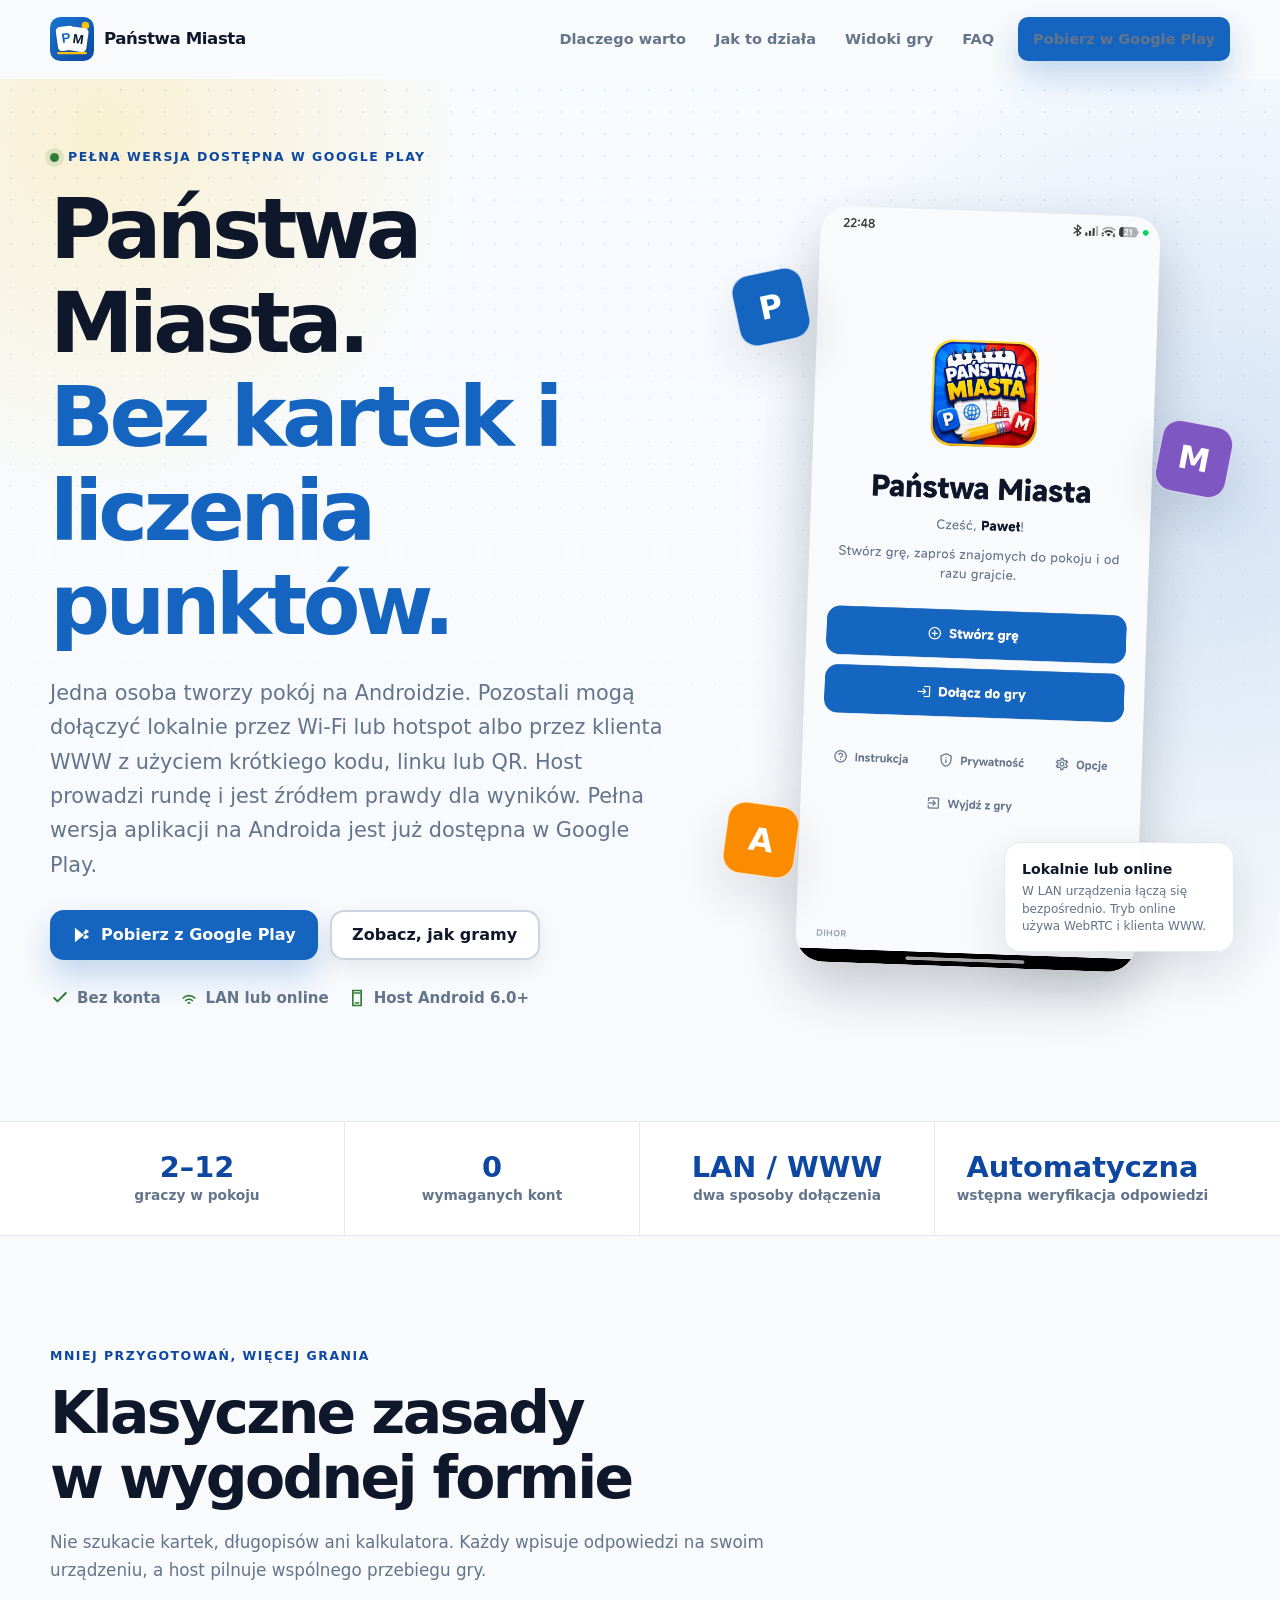
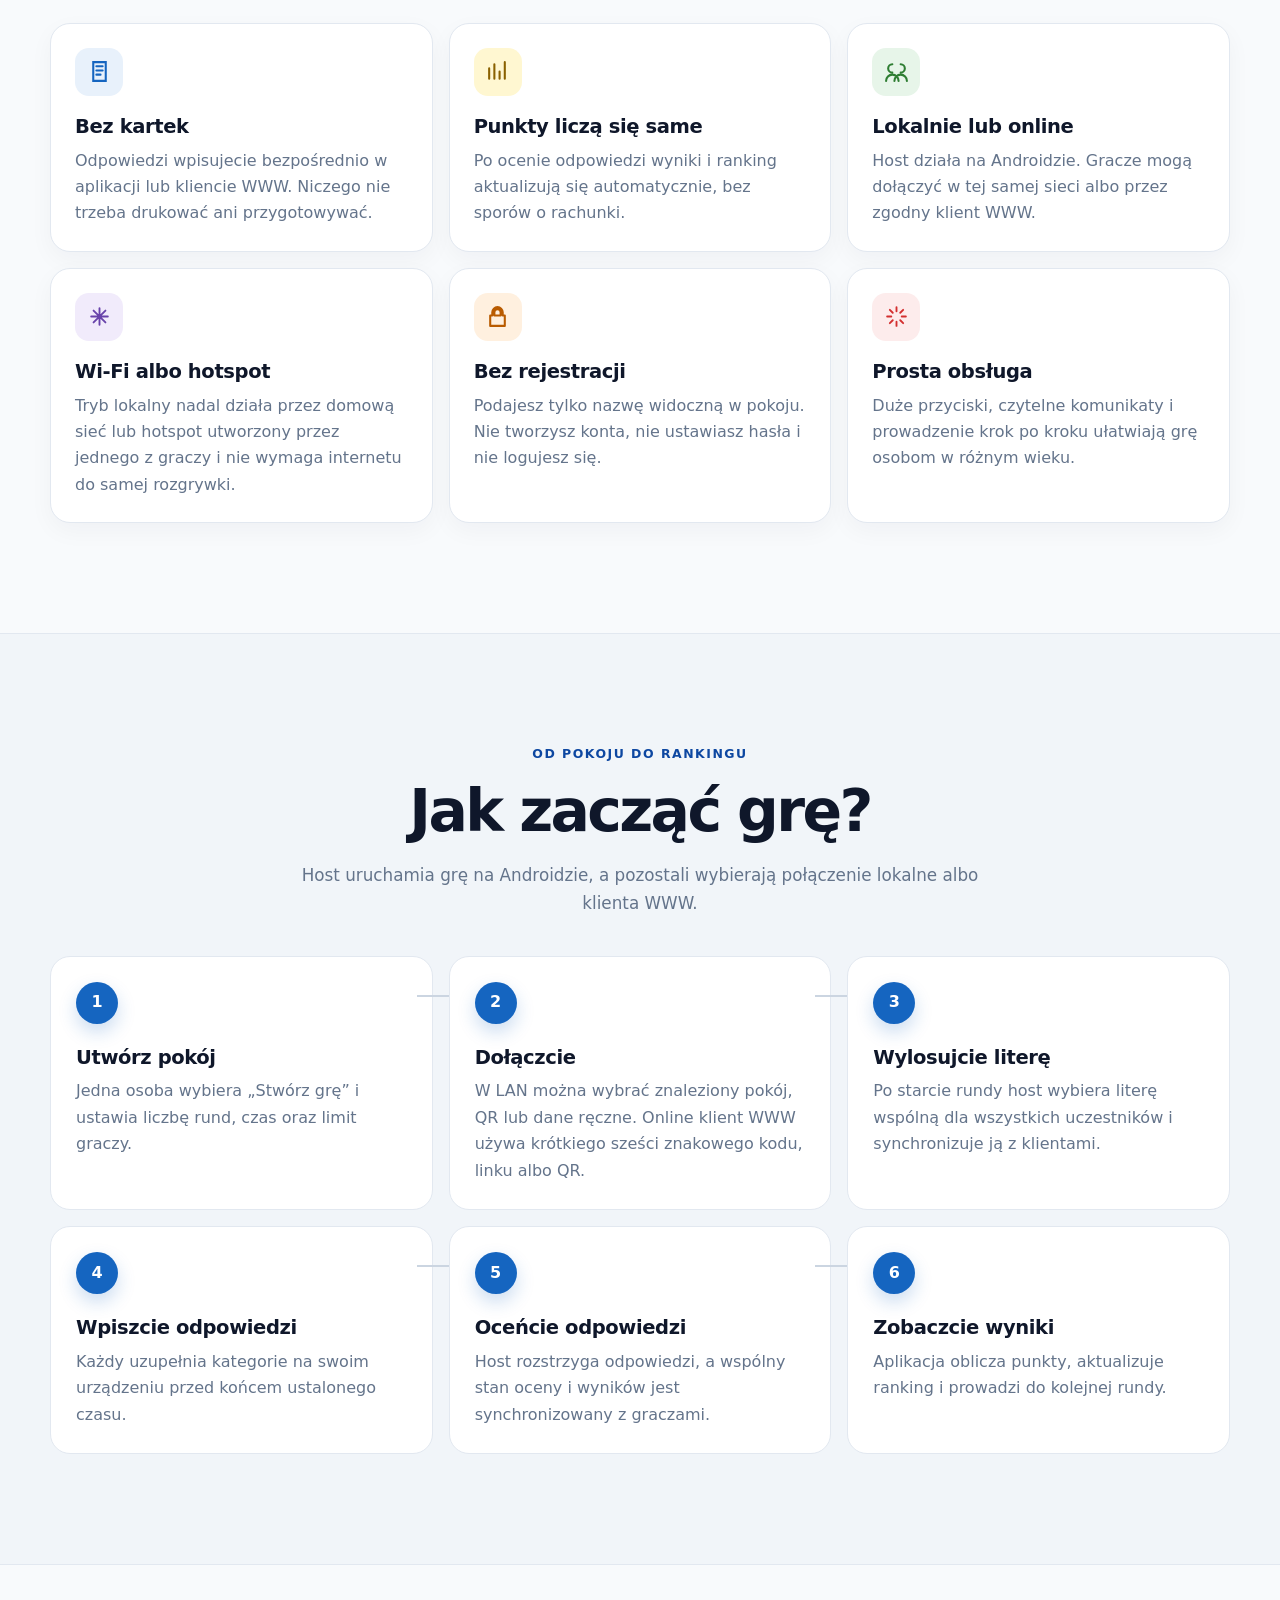
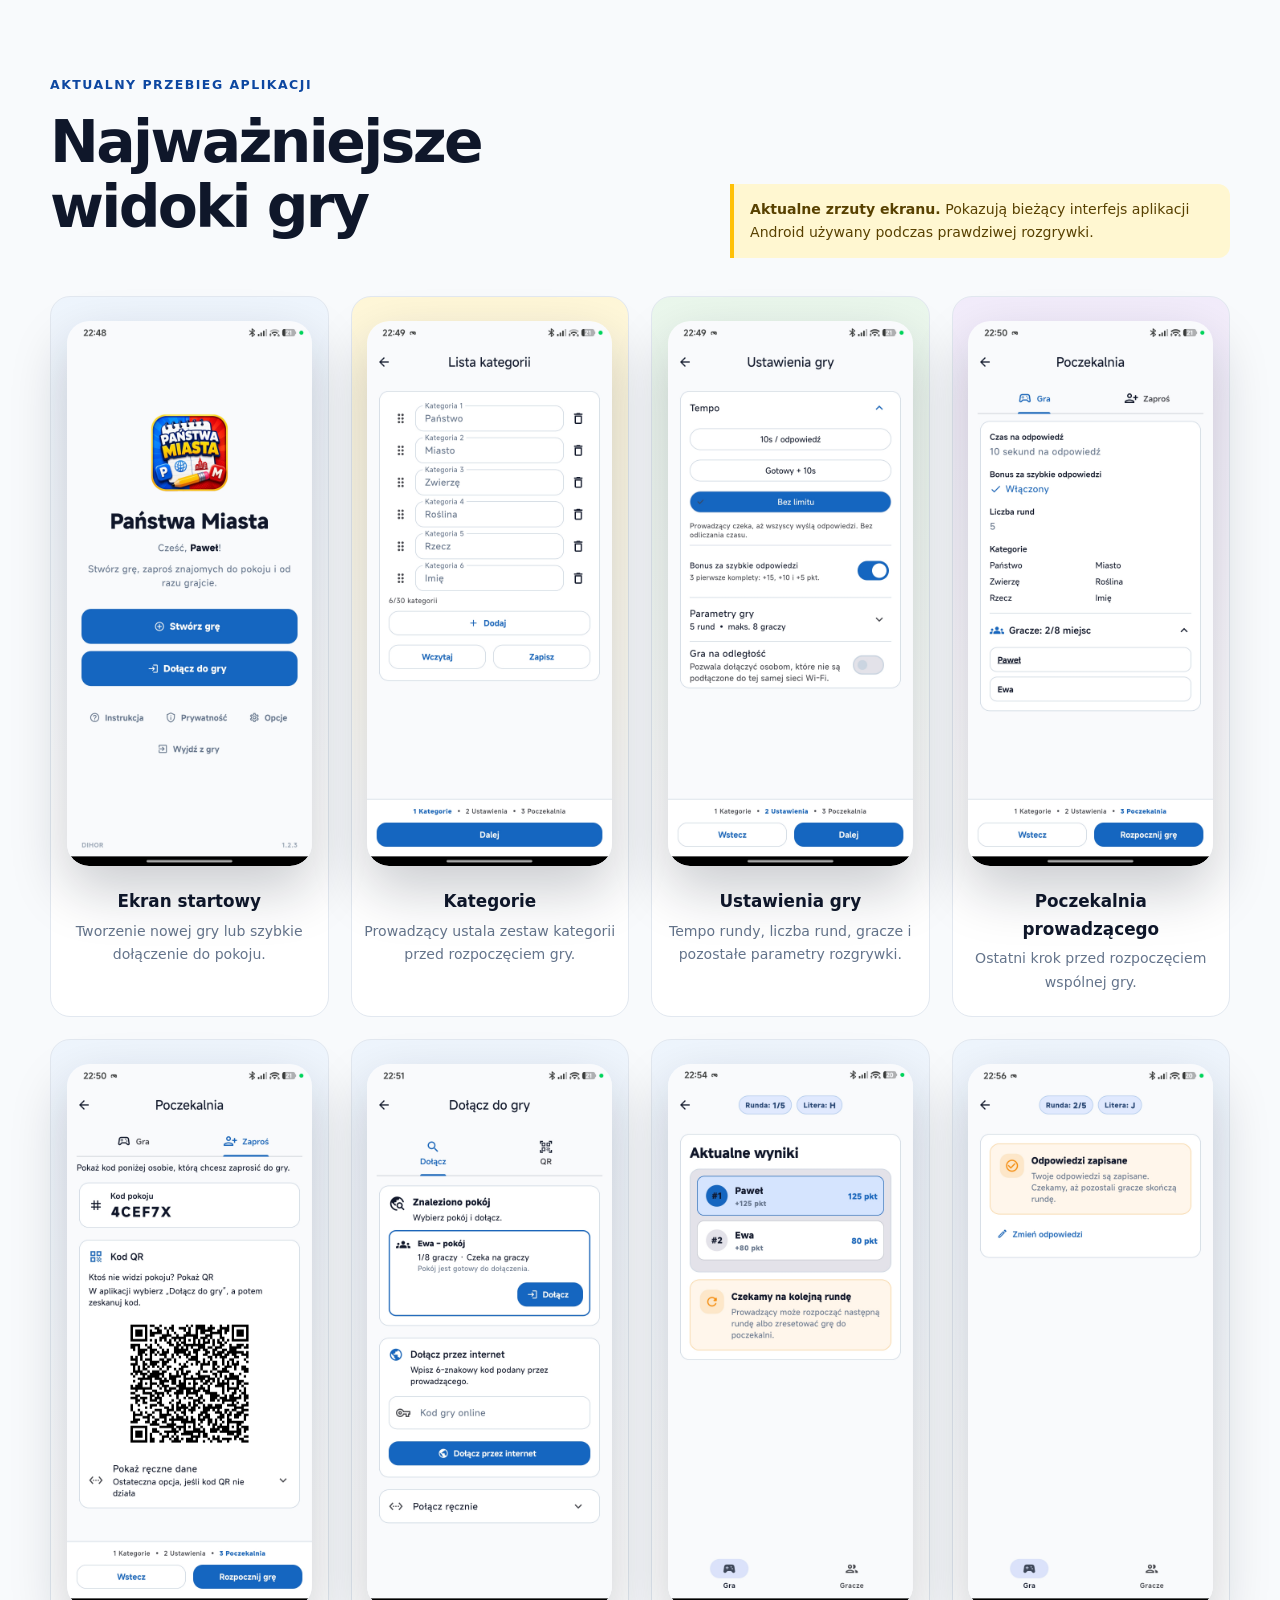
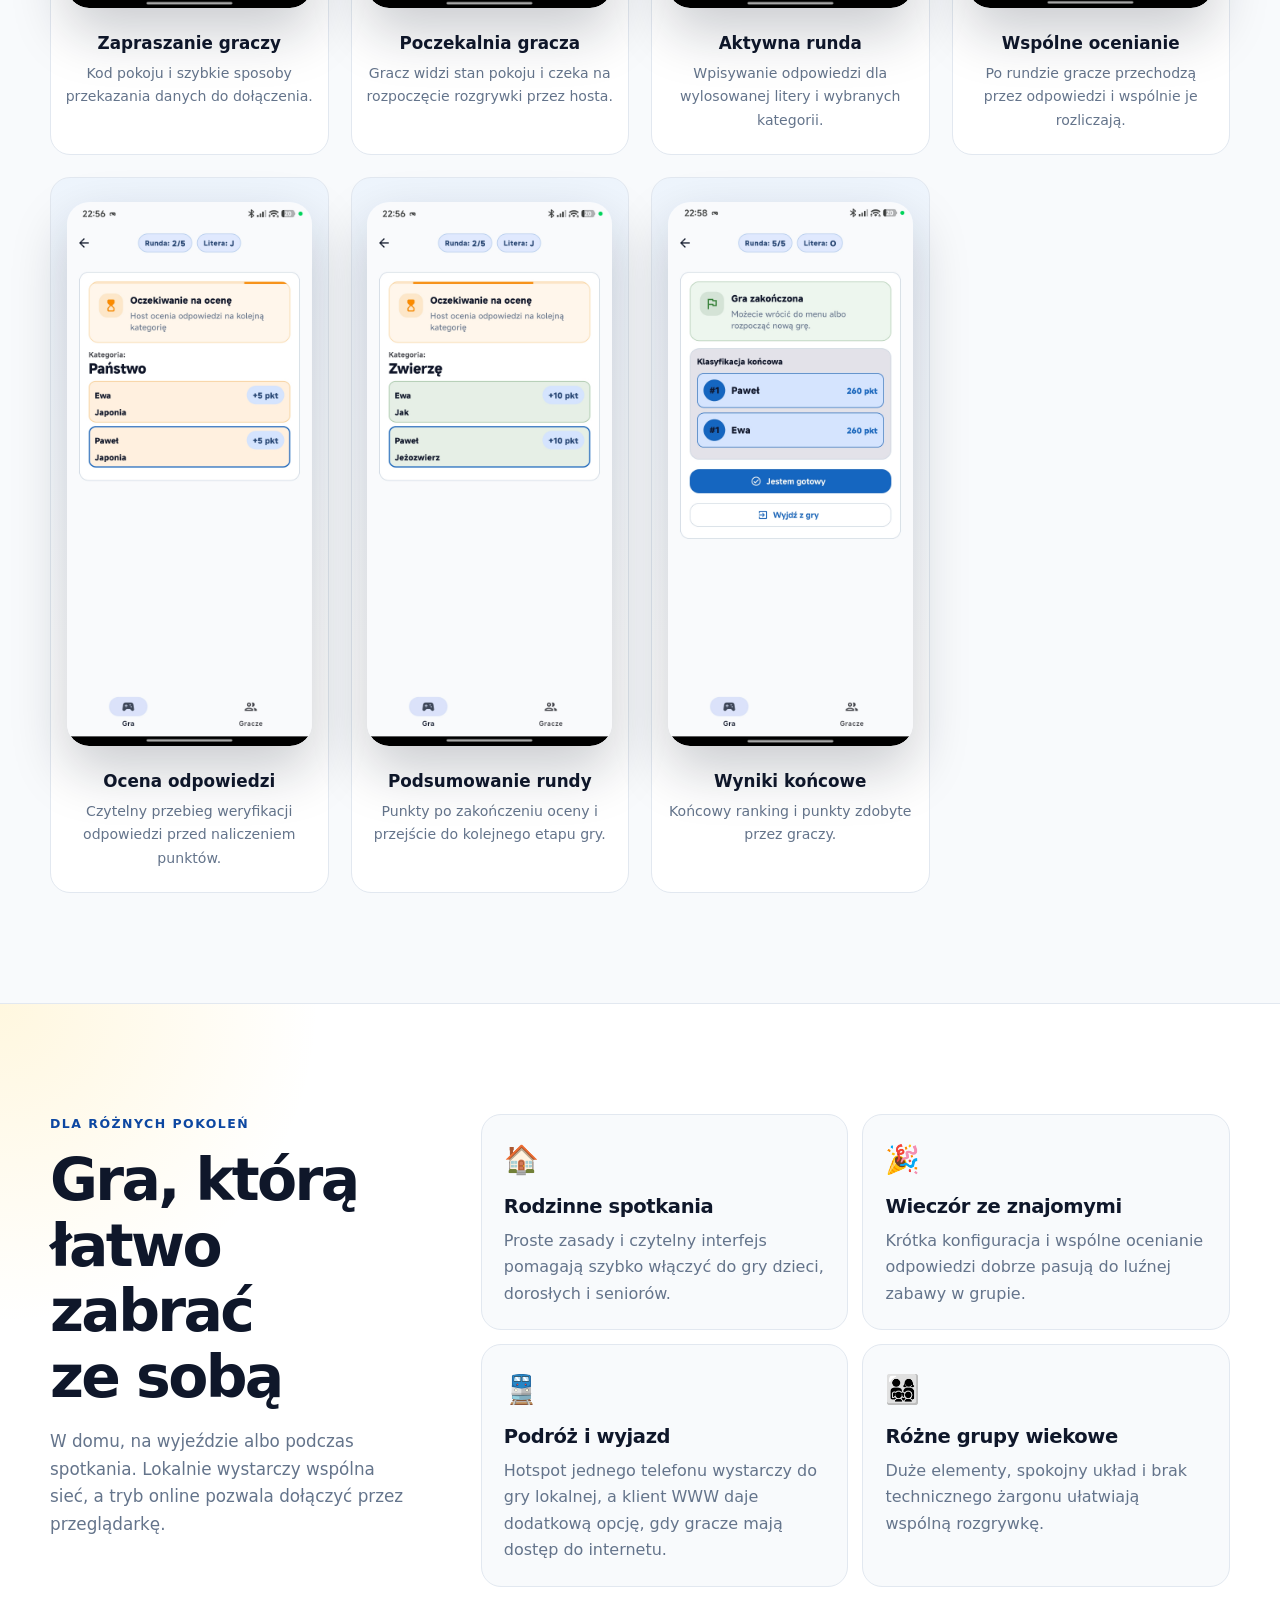
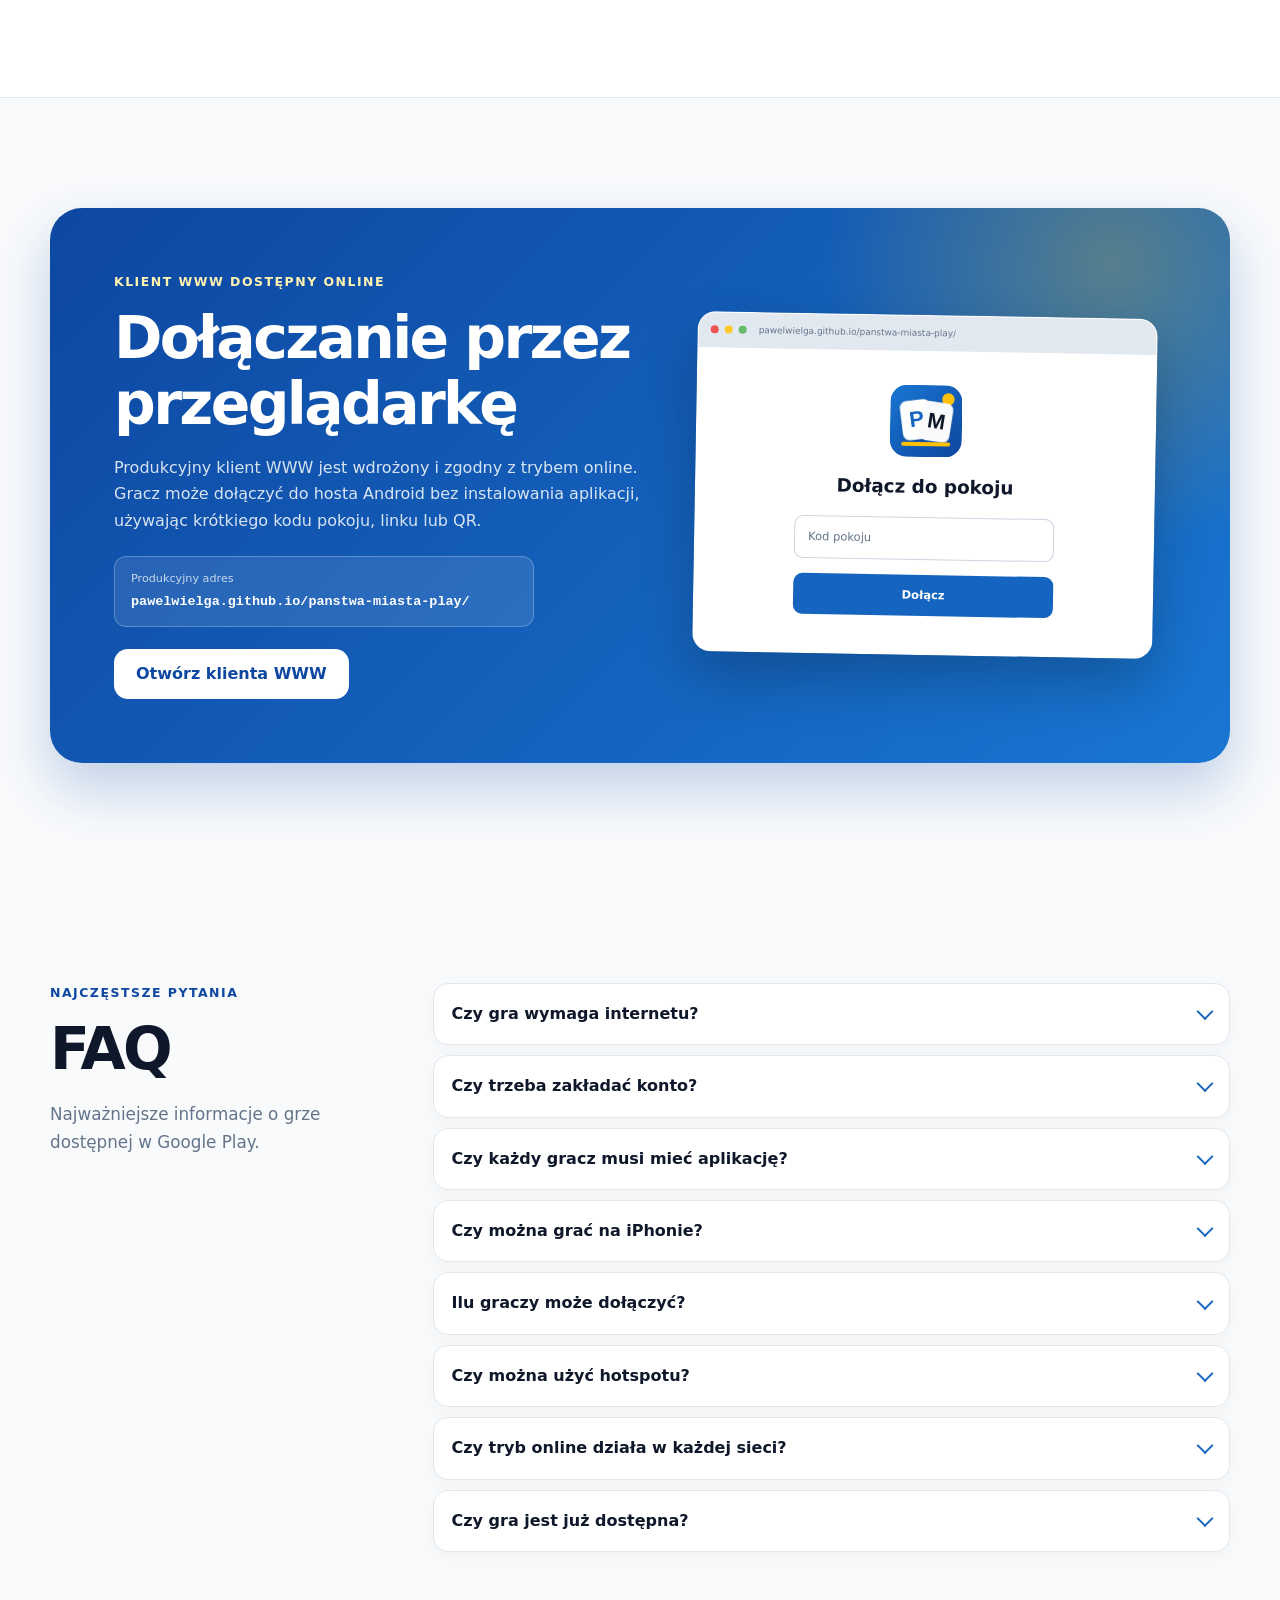
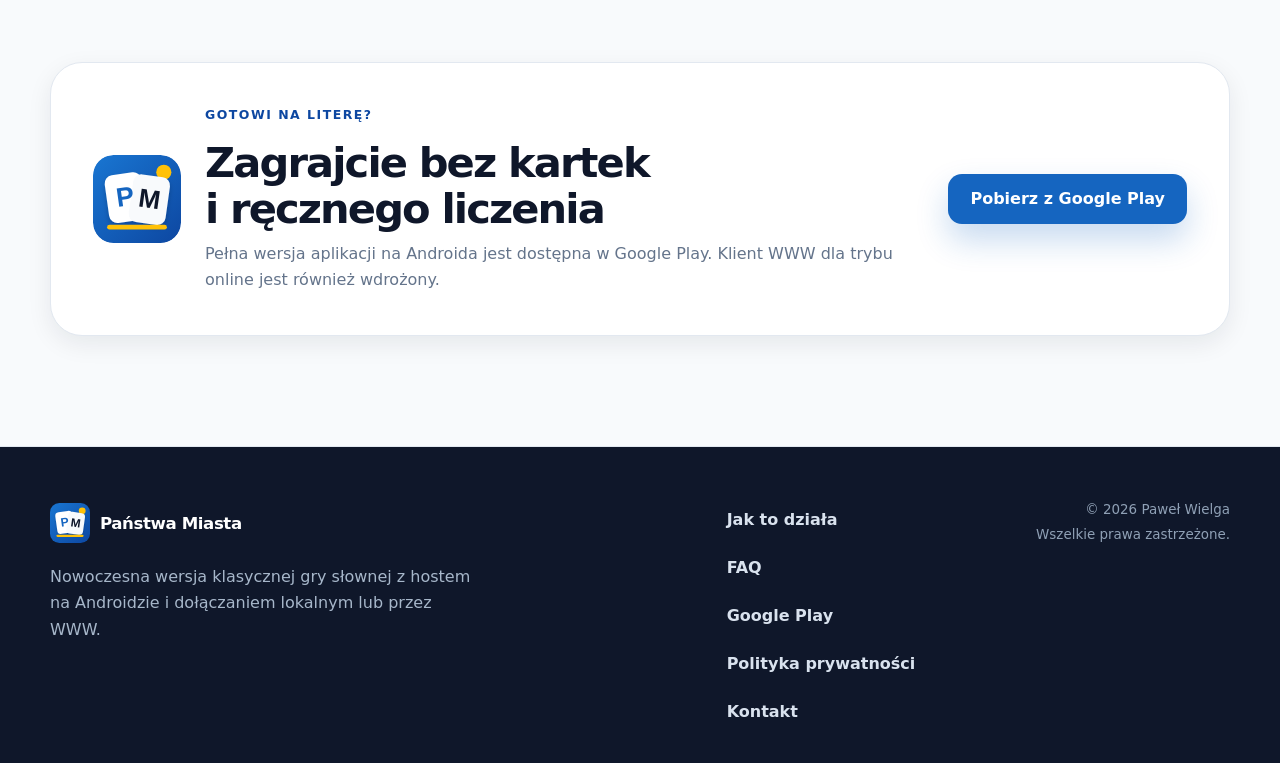
<file: index.html>
<!doctype html>
<html lang="pl">
<head>
  <meta charset="utf-8">
  <meta name="viewport" content="width=device-width, initial-scale=1">
  <title>Państwa Miasta | Gra na Androida z dołączaniem przez WWW</title>
  <meta name="description" content="Gra Państwa Miasta jest dostępna w Google Play. Host działa na Androidzie, a gracze mogą dołączać lokalnie przez Wi-Fi lub hotspot oraz przez klienta WWW.">
  <meta name="theme-color" content="#1565c0">
  <meta name="color-scheme" content="light">
  <link rel="canonical" href="https://pawelwielga.github.io/panstwa-miasta-website/">
  <link rel="icon" href="assets/favicon.svg" type="image/svg+xml">
  <link rel="stylesheet" href="styles.css">

  <meta property="og:type" content="website">
  <meta property="og:locale" content="pl_PL">
  <meta property="og:site_name" content="Państwa Miasta">
  <meta property="og:title" content="Państwa Miasta bez kartek i liczenia punktów">
  <meta property="og:description" content="Państwa Miasta jest już dostępne w Google Play. Graj lokalnie na Androidzie lub dołączaj przez klienta WWW.">
  <meta property="og:url" content="https://pawelwielga.github.io/panstwa-miasta-website/">
  <meta property="og:image" content="https://pawelwielga.github.io/panstwa-miasta-website/assets/og-image.svg">
  <meta property="og:image:width" content="1200">
  <meta property="og:image:height" content="630">
  <meta property="og:image:alt" content="Logo Państwa Miasta i hasło: bez kartek, bez liczenia punktów">

  <meta name="twitter:card" content="summary_large_image">
  <meta name="twitter:title" content="Państwa Miasta bez kartek i liczenia punktów">
  <meta name="twitter:description" content="Państwa Miasta jest dostępne w Google Play. Host działa na Androidzie, a gracze mogą dołączać lokalnie lub przez WWW.">
  <meta name="twitter:image" content="https://pawelwielga.github.io/panstwa-miasta-website/assets/og-image.svg">

  <script type="application/ld+json">
  {
    "@context": "https://schema.org",
    "@type": "SoftwareApplication",
    "name": "Państwa Miasta",
    "description": "Gra słowna z hostem na Androidzie, lokalnym multiplayerem przez Wi-Fi lub hotspot i dołączaniem przez klienta WWW.",
    "applicationCategory": "GameApplication",
    "operatingSystem": "Android 6.0 lub nowszy",
    "url": "https://pawelwielga.github.io/panstwa-miasta-website/",
    "downloadUrl": "https://play.google.com/store/apps/details?id=app.dihor.panstwamiasta",
    "author": {
      "@type": "Person",
      "name": "Paweł Wielga"
    }
  }
  </script>
  <script src="script.js" defer></script>
</head>
<body>
  <a class="skip-link" href="#main-content">Przejdź do treści</a>

  <header class="site-header" data-header>
    <div class="container header-inner">
      <a class="brand" href="#top" aria-label="Państwa Miasta, strona główna">
        <img src="assets/logo-mark.svg" width="44" height="44" alt="">
        <span>Państwa Miasta</span>
      </a>

      <button class="menu-button" type="button" aria-expanded="false" aria-controls="site-navigation" data-menu-button>
        <span class="visually-hidden">Otwórz menu</span>
        <svg viewBox="0 0 24 24" width="24" height="24" aria-hidden="true">
          <path d="M4 7h16M4 12h16M4 17h16" fill="none" stroke="currentColor" stroke-width="2" stroke-linecap="round"/>
        </svg>
      </button>

      <nav class="site-nav" id="site-navigation" aria-label="Główna nawigacja" data-navigation>
        <a href="#zalety">Dlaczego warto</a>
        <a href="#jak-to-dziala">Jak to działa</a>
        <a href="#widoki">Widoki gry</a>
        <a href="#faq">FAQ</a>
        <a class="button button--small button--primary" href="https://play.google.com/store/apps/details?id=app.dihor.panstwamiasta" aria-label="Pobierz Państwa Miasta w Google Play">Pobierz w Google Play</a>
      </nav>
    </div>
  </header>

  <main id="main-content">
    <section class="hero" id="top" aria-labelledby="hero-title">
      <div class="container hero-grid">
        <div class="hero-copy">
          <p class="eyebrow">
            <span class="status-dot" aria-hidden="true"></span>
            Pełna wersja dostępna w Google Play
          </p>
          <h1 id="hero-title">Państwa Miasta.<br><span>Bez kartek i liczenia punktów.</span></h1>
          <p class="hero-lead">Jedna osoba tworzy pokój na Androidzie. Pozostali mogą dołączyć lokalnie przez Wi-Fi lub hotspot albo przez klienta WWW z użyciem krótkiego kodu, linku lub QR. Host prowadzi rundę i jest źródłem prawdy dla wyników. Pełna wersja aplikacji na Androida jest już dostępna w Google Play.</p>
          <div class="hero-actions">
            <a class="button button--primary" href="https://play.google.com/store/apps/details?id=app.dihor.panstwamiasta">
              <svg viewBox="0 0 24 24" width="20" height="20" aria-hidden="true">
                <path d="M3.5 3.2v17.6l10.8-8.8L3.5 3.2Zm12 9.8-2.3 1.9 2.8 2.3 3.2-1.8c1.1-.6 1.1-1.7 0-2.3l-3.7-2.1v2Zm.5-6.2-2.8 2.3 2.3 1.9 3.7-2.1c1.1-.6 1.1-1.7 0-2.3L16 4.8v2Z" fill="currentColor"/>
              </svg>
              Pobierz z Google Play
            </a>
            <a class="button button--secondary" href="#jak-to-dziala">Zobacz, jak gramy</a>
          </div>
          <ul class="hero-facts" aria-label="Najważniejsze informacje">
            <li>
              <svg viewBox="0 0 24 24" width="20" height="20" aria-hidden="true"><path d="m5 12 4 4L19 6" fill="none" stroke="currentColor" stroke-width="2.4" stroke-linecap="round" stroke-linejoin="round"/></svg>
              Bez konta
            </li>
            <li>
              <svg viewBox="0 0 24 24" width="20" height="20" aria-hidden="true"><path d="M5 12a10 10 0 0 1 14 0M8 15a6 6 0 0 1 8 0m-5 3a2 2 0 0 1 2 0" fill="none" stroke="currentColor" stroke-width="2" stroke-linecap="round"/></svg>
              LAN lub online
            </li>
            <li>
              <svg viewBox="0 0 24 24" width="20" height="20" aria-hidden="true"><path d="M7 3h10v18H7zM9 6h6M10 18h4" fill="none" stroke="currentColor" stroke-width="2" stroke-linecap="round"/></svg>
              Host Android 6.0+
            </li>
          </ul>
        </div>

        <div class="hero-visual" aria-label="Aktualny ekran startowy aplikacji Państwa Miasta">
          <div class="letter-tile letter-tile--one" aria-hidden="true">P</div>
          <div class="letter-tile letter-tile--two" aria-hidden="true">M</div>
          <div class="letter-tile letter-tile--three" aria-hidden="true">A</div>
          <div class="phone phone--hero phone--screenshot">
            <div class="phone-screen phone-screen--screenshot">
              <img class="game-screenshot game-screenshot--0" src="assets/screenshots/1.2.3/Screenshot_2026-09-14-22-48-37-806_app.dihor.panstwamiasta.jpg" alt="Ekran startowy aplikacji Państwa Miasta" fetchpriority="high">
            </div>
          </div>
          <div class="visual-note">
            <strong>Lokalnie lub online</strong>
            <span>W LAN urządzenia łączą się bezpośrednio. Tryb online używa WebRTC i klienta WWW.</span>
          </div>
        </div>
      </div>
    </section>

    <section class="trust-strip" aria-label="Najważniejsze cechy">
      <div class="container trust-grid">
        <div><strong>2–12</strong><span>graczy w pokoju</span></div>
        <div><strong>0</strong><span>wymaganych kont</span></div>
        <div><strong>LAN / WWW</strong><span>dwa sposoby dołączenia</span></div>
        <div><strong>Automatyczna</strong><span>wstępna weryfikacja odpowiedzi</span></div>
      </div>
    </section>

    <section class="section" id="zalety" aria-labelledby="benefits-title">
      <div class="container">
        <div class="section-heading">
          <p class="eyebrow">Mniej przygotowań, więcej grania</p>
          <h2 id="benefits-title">Klasyczne zasady w wygodnej formie</h2>
          <p>Nie szukacie kartek, długopisów ani kalkulatora. Każdy wpisuje odpowiedzi na swoim urządzeniu, a host pilnuje wspólnego przebiegu gry.</p>
        </div>

        <div class="benefits-grid">
          <article class="benefit-card">
            <span class="icon-box" aria-hidden="true">
              <svg viewBox="0 0 24 24"><path d="M6 3h12v18H6zM9 7h6M9 11h6M9 15h4" fill="none" stroke="currentColor" stroke-width="2" stroke-linecap="round"/></svg>
            </span>
            <h3>Bez kartek</h3>
            <p>Odpowiedzi wpisujecie bezpośrednio w aplikacji lub kliencie WWW. Niczego nie trzeba drukować ani przygotowywać.</p>
          </article>
          <article class="benefit-card">
            <span class="icon-box icon-box--yellow" aria-hidden="true">
              <svg viewBox="0 0 24 24"><path d="M4 19V9m5 10V5m5 14v-7m5 7V3" fill="none" stroke="currentColor" stroke-width="2" stroke-linecap="round"/></svg>
            </span>
            <h3>Punkty liczą się same</h3>
            <p>Po ocenie odpowiedzi wyniki i ranking aktualizują się automatycznie, bez sporów o rachunki.</p>
          </article>
          <article class="benefit-card">
            <span class="icon-box icon-box--green" aria-hidden="true">
              <svg viewBox="0 0 24 24"><path d="M8 13a4 4 0 1 1 0-8m8 8a4 4 0 1 0 0-8M2 21a6 6 0 0 1 12 0m-4 0a6 6 0 0 1 12 0" fill="none" stroke="currentColor" stroke-width="2" stroke-linecap="round"/></svg>
            </span>
            <h3>Lokalnie lub online</h3>
            <p>Host działa na Androidzie. Gracze mogą dołączyć w tej samej sieci albo przez zgodny klient WWW.</p>
          </article>
          <article class="benefit-card">
            <span class="icon-box icon-box--purple" aria-hidden="true">
              <svg viewBox="0 0 24 24"><path d="M4 12h16M12 4v16M6.3 6.3l11.4 11.4M17.7 6.3 6.3 17.7" fill="none" stroke="currentColor" stroke-width="1.8" stroke-linecap="round"/></svg>
            </span>
            <h3>Wi-Fi albo hotspot</h3>
            <p>Tryb lokalny nadal działa przez domową sieć lub hotspot utworzony przez jednego z graczy i nie wymaga internetu do samej rozgrywki.</p>
          </article>
          <article class="benefit-card">
            <span class="icon-box icon-box--orange" aria-hidden="true">
              <svg viewBox="0 0 24 24"><path d="M12 3a5 5 0 0 1 5 5v3h2v10H5V11h2V8a5 5 0 0 1 5-5Zm-3 8h6V8a3 3 0 0 0-6 0v3Z" fill="none" stroke="currentColor" stroke-width="2" stroke-linejoin="round"/></svg>
            </span>
            <h3>Bez rejestracji</h3>
            <p>Podajesz tylko nazwę widoczną w pokoju. Nie tworzysz konta, nie ustawiasz hasła i nie logujesz się.</p>
          </article>
          <article class="benefit-card">
            <span class="icon-box icon-box--red" aria-hidden="true">
              <svg viewBox="0 0 24 24"><path d="M12 3v4m0 10v4M3 12h4m10 0h4M5.6 5.6l2.8 2.8m7.2 7.2 2.8 2.8m0-12.8-2.8 2.8m-7.2 7.2-2.8 2.8" fill="none" stroke="currentColor" stroke-width="1.8" stroke-linecap="round"/></svg>
            </span>
            <h3>Prosta obsługa</h3>
            <p>Duże przyciski, czytelne komunikaty i prowadzenie krok po kroku ułatwiają grę osobom w różnym wieku.</p>
          </article>
        </div>
      </div>
    </section>

    <section class="section section--tinted" id="jak-to-dziala" aria-labelledby="steps-title">
      <div class="container">
        <div class="section-heading section-heading--center">
          <p class="eyebrow">Od pokoju do rankingu</p>
          <h2 id="steps-title">Jak zacząć grę?</h2>
          <p>Host uruchamia grę na Androidzie, a pozostali wybierają połączenie lokalne albo klienta WWW.</p>
        </div>

        <ol class="steps-grid">
          <li class="step-card">
            <span class="step-number">1</span>
            <h3>Utwórz pokój</h3>
            <p>Jedna osoba wybiera „Stwórz grę” i ustawia liczbę rund, czas oraz limit graczy.</p>
          </li>
          <li class="step-card">
            <span class="step-number">2</span>
            <h3>Dołączcie</h3>
            <p>W LAN można wybrać znaleziony pokój, QR lub dane ręczne. Online klient WWW używa krótkiego sześci znakowego kodu, linku albo QR.</p>
          </li>
          <li class="step-card">
            <span class="step-number">3</span>
            <h3>Wylosujcie literę</h3>
            <p>Po starcie rundy host wybiera literę wspólną dla wszystkich uczestników i synchronizuje ją z klientami.</p>
          </li>
          <li class="step-card">
            <span class="step-number">4</span>
            <h3>Wpiszcie odpowiedzi</h3>
            <p>Każdy uzupełnia kategorie na swoim urządzeniu przed końcem ustalonego czasu.</p>
          </li>
          <li class="step-card">
            <span class="step-number">5</span>
            <h3>Oceńcie odpowiedzi</h3>
            <p>Host rozstrzyga odpowiedzi, a wspólny stan oceny i wyników jest synchronizowany z graczami.</p>
          </li>
          <li class="step-card">
            <span class="step-number">6</span>
            <h3>Zobaczcie wyniki</h3>
            <p>Aplikacja oblicza punkty, aktualizuje ranking i prowadzi do kolejnej rundy.</p>
          </li>
        </ol>
      </div>
    </section>

    <section class="section" id="widoki" aria-labelledby="screens-title">
      <div class="container">
        <div class="section-heading section-heading--split">
          <div>
            <p class="eyebrow">Aktualny przebieg aplikacji</p>
            <h2 id="screens-title">Najważniejsze widoki gry</h2>
          </div>
          <p class="mockup-disclaimer"><strong>Aktualne zrzuty ekranu.</strong> Pokazują bieżący interfejs aplikacji Android używany podczas prawdziwej rozgrywki.</p>
        </div>

        <div class="screens-grid">
          <figure class="screen-card screen-card--screenshot">
            <div class="phone phone--small phone--screenshot"><div class="phone-screen phone-screen--screenshot"><img class="game-screenshot game-screenshot--0" src="assets/screenshots/1.2.3/Screenshot_2026-09-14-22-48-37-806_app.dihor.panstwamiasta.jpg" alt="Ekran startowy aplikacji Państwa Miasta" loading="lazy"></div></div>
            <figcaption><strong>Ekran startowy</strong><span>Tworzenie nowej gry lub szybkie dołączenie do pokoju.</span></figcaption>
          </figure>

          <figure class="screen-card screen-card--screenshot">
            <div class="phone phone--small phone--screenshot"><div class="phone-screen phone-screen--screenshot"><img class="game-screenshot game-screenshot--1" src="assets/screenshots/1.2.3/Screenshot_2026-09-14-22-49-20-690_app.dihor.panstwamiasta.jpg" alt="Ekran wyboru kategorii gry" loading="lazy"></div></div>
            <figcaption><strong>Kategorie</strong><span>Prowadzący ustala zestaw kategorii przed rozpoczęciem gry.</span></figcaption>
          </figure>

          <figure class="screen-card screen-card--screenshot">
            <div class="phone phone--small phone--screenshot"><div class="phone-screen phone-screen--screenshot"><img class="game-screenshot game-screenshot--2" src="assets/screenshots/1.2.3/Screenshot_2026-09-14-22-49-27-254_app.dihor.panstwamiasta.jpg" alt="Ekran ustawień gry" loading="lazy"></div></div>
            <figcaption><strong>Ustawienia gry</strong><span>Tempo rundy, liczba rund, gracze i pozostałe parametry rozgrywki.</span></figcaption>
          </figure>

          <figure class="screen-card screen-card--screenshot">
            <div class="phone phone--small phone--screenshot"><div class="phone-screen phone-screen--screenshot"><img class="game-screenshot game-screenshot--3" src="assets/screenshots/1.2.3/Screenshot_2026-09-14-22-50-54-017_app.dihor.panstwamiasta.jpg" alt="Poczekalnia prowadzącego" loading="lazy"></div></div>
            <figcaption><strong>Poczekalnia prowadzącego</strong><span>Ostatni krok przed rozpoczęciem wspólnej gry.</span></figcaption>
          </figure>

          <figure class="screen-card screen-card--screenshot">
            <div class="phone phone--small phone--screenshot"><div class="phone-screen phone-screen--screenshot"><img class="game-screenshot game-screenshot--4" src="assets/screenshots/1.2.3/Screenshot_2026-09-14-22-50-58-017_app.dihor.panstwamiasta.jpg" alt="Widok zapraszania graczy do pokoju" loading="lazy"></div></div>
            <figcaption><strong>Zapraszanie graczy</strong><span>Kod pokoju i szybkie sposoby przekazania danych do dołączenia.</span></figcaption>
          </figure>

          <figure class="screen-card screen-card--screenshot">
            <div class="phone phone--small phone--screenshot"><div class="phone-screen phone-screen--screenshot"><img class="game-screenshot game-screenshot--5" src="assets/screenshots/1.2.3/Screenshot_2026-09-14-22-51-16-195_app.dihor.panstwamiasta.jpg" alt="Poczekalnia gracza" loading="lazy"></div></div>
            <figcaption><strong>Poczekalnia gracza</strong><span>Gracz widzi stan pokoju i czeka na rozpoczęcie rozgrywki przez hosta.</span></figcaption>
          </figure>

          <figure class="screen-card screen-card--screenshot">
            <div class="phone phone--small phone--screenshot"><div class="phone-screen phone-screen--screenshot"><img class="game-screenshot game-screenshot--6" src="assets/screenshots/1.2.3/Screenshot_2026-09-14-22-54-09-363_app.dihor.panstwamiasta.jpg" alt="Ekran aktywnej rundy Państwa Miasta" loading="lazy"></div></div>
            <figcaption><strong>Aktywna runda</strong><span>Wpisywanie odpowiedzi dla wylosowanej litery i wybranych kategorii.</span></figcaption>
          </figure>

          <figure class="screen-card screen-card--screenshot">
            <div class="phone phone--small phone--screenshot"><div class="phone-screen phone-screen--screenshot"><img class="game-screenshot game-screenshot--7" src="assets/screenshots/1.2.3/Screenshot_2026-09-14-22-56-08-355_app.dihor.panstwamiasta.jpg" alt="Ekran wspólnego oceniania odpowiedzi" loading="lazy"></div></div>
            <figcaption><strong>Wspólne ocenianie</strong><span>Po rundzie gracze przechodzą przez odpowiedzi i wspólnie je rozliczają.</span></figcaption>
          </figure>

          <figure class="screen-card screen-card--screenshot">
            <div class="phone phone--small phone--screenshot"><div class="phone-screen phone-screen--screenshot"><img class="game-screenshot game-screenshot--8" src="assets/screenshots/1.2.3/Screenshot_2026-09-14-22-56-16-187_app.dihor.panstwamiasta.jpg" alt="Ekran oceny odpowiedzi graczy" loading="lazy"></div></div>
            <figcaption><strong>Ocena odpowiedzi</strong><span>Czytelny przebieg weryfikacji odpowiedzi przed naliczeniem punktów.</span></figcaption>
          </figure>

          <figure class="screen-card screen-card--screenshot">
            <div class="phone phone--small phone--screenshot"><div class="phone-screen phone-screen--screenshot"><img class="game-screenshot game-screenshot--9" src="assets/screenshots/1.2.3/Screenshot_2026-09-14-22-56-25-536_app.dihor.panstwamiasta.jpg" alt="Podsumowanie rundy" loading="lazy"></div></div>
            <figcaption><strong>Podsumowanie rundy</strong><span>Punkty po zakończeniu oceny i przejście do kolejnego etapu gry.</span></figcaption>
          </figure>

          <figure class="screen-card screen-card--screenshot">
            <div class="phone phone--small phone--screenshot"><div class="phone-screen phone-screen--screenshot"><img class="game-screenshot game-screenshot--10" src="assets/screenshots/1.2.3/Screenshot_2026-09-14-22-58-09-696_app.dihor.panstwamiasta.jpg" alt="Wyniki końcowe gry" loading="lazy"></div></div>
            <figcaption><strong>Wyniki końcowe</strong><span>Końcowy ranking i punkty zdobyte przez graczy.</span></figcaption>
          </figure>
        </div>
      </div>
    </section>

    <section class="section section--audience" aria-labelledby="audience-title">
      <div class="container audience-layout">
        <div class="section-heading">
          <p class="eyebrow">Dla różnych pokoleń</p>
          <h2 id="audience-title">Gra, którą łatwo zabrać ze sobą</h2>
          <p>W domu, na wyjeździe albo podczas spotkania. Lokalnie wystarczy wspólna sieć, a tryb online pozwala dołączyć przez przeglądarkę.</p>
        </div>
        <div class="audience-grid">
          <article><span aria-hidden="true">🏠</span><h3>Rodzinne spotkania</h3><p>Proste zasady i czytelny interfejs pomagają szybko włączyć do gry dzieci, dorosłych i seniorów.</p></article>
          <article><span aria-hidden="true">🎉</span><h3>Wieczór ze znajomymi</h3><p>Krótka konfiguracja i wspólne ocenianie odpowiedzi dobrze pasują do luźnej zabawy w grupie.</p></article>
          <article><span aria-hidden="true">🚆</span><h3>Podróż i wyjazd</h3><p>Hotspot jednego telefonu wystarczy do gry lokalnej, a klient WWW daje dodatkową opcję, gdy gracze mają dostęp do internetu.</p></article>
          <article><span aria-hidden="true">👨‍👩‍👧‍👦</span><h3>Różne grupy wiekowe</h3><p>Duże elementy, spokojny układ i brak technicznego żargonu ułatwiają wspólną rozgrywkę.</p></article>
        </div>
      </div>
    </section>

    <section class="section browser-section" aria-labelledby="browser-title">
      <div class="container browser-card">
        <div class="browser-copy">
          <p class="eyebrow eyebrow--light">Klient WWW dostępny online</p>
          <h2 id="browser-title">Dołączanie przez przeglądarkę</h2>
          <p>Produkcyjny klient WWW jest wdrożony i zgodny z trybem online. Gracz może dołączyć do hosta Android bez instalowania aplikacji, używając krótkiego kodu pokoju, linku lub QR.</p>
          <div class="coming-address">
            <span>Produkcyjny adres</span>
            <code>pawelwielga.github.io/panstwa-miasta-play/</code>
          </div>
          <a class="button button--light" href="https://pawelwielga.github.io/panstwa-miasta-play/">Otwórz klienta WWW</a>
        </div>
        <div class="browser-visual" aria-hidden="true">
          <div class="browser-window">
            <div class="browser-bar"><i></i><i></i><i></i><span>pawelwielga.github.io/panstwa-miasta-play/</span></div>
            <div class="browser-content">
              <img src="assets/logo-mark.svg" width="72" height="72" alt="">
              <strong>Dołącz do pokoju</strong>
              <div class="fake-input">Kod pokoju</div>
              <div class="fake-button">Dołącz</div>
            </div>
          </div>
        </div>
      </div>
    </section>

    <section class="section" id="faq" aria-labelledby="faq-title">
      <div class="container faq-layout">
        <div class="section-heading faq-heading">
          <p class="eyebrow">Najczęstsze pytania</p>
          <h2 id="faq-title">FAQ</h2>
          <p>Najważniejsze informacje o grze dostępnej w Google Play.</p>
        </div>
        <div class="faq-list">
          <details>
            <summary>Czy gra wymaga internetu?</summary>
            <p>Nie w trybie LAN/hotspot. Tryb online i dołączanie przez klienta WWW wymagają internetu do sygnalizacji PeerJS i zestawienia bezpośredniego połączenia WebRTC.</p>
          </details>
          <details>
            <summary>Czy trzeba zakładać konto?</summary>
            <p>Nie. Wystarczy podać nazwę gracza widoczną dla pozostałych osób w pokoju. Nie ma logowania ani rejestracji.</p>
          </details>
          <details>
            <summary>Czy każdy gracz musi mieć aplikację?</summary>
            <p>Host korzysta z aplikacji Android. Pozostali gracze mogą dołączyć lokalnie z Androida albo przez zgodny klient WWW bez instalowania aplikacji.</p>
          </details>
          <details>
            <summary>Czy można grać na iPhonie?</summary>
            <p>Nie ma natywnej aplikacji na iPhone’a. W trybie online dołączanie przez klienta WWW jest dostępne w obsługiwanej przeglądarce; host nadal działa na Androidzie.</p>
          </details>
          <details>
            <summary>Ilu graczy może dołączyć?</summary>
            <p>Pokój może obsłużyć od 2 do 12 graczy. Domyślne ustawienie to maksymalnie 8 osób.</p>
          </details>
          <details>
            <summary>Czy można użyć hotspotu?</summary>
            <p>Tak. Jeden z graczy może udostępnić hotspot, a pozostałe telefony łączą się z nim jak ze zwykłą siecią Wi-Fi. Hotspot trzeba włączyć ręcznie w ustawieniach telefonu.</p>
          </details>
          <details>
            <summary>Czy tryb online działa w każdej sieci?</summary>
            <p>Nie zawsze. Tryb online korzysta z bezpośredniego WebRTC i nie używa własnego serwera TURN. W części restrykcyjnych sieci połączenie P2P może się nie zestawić; aplikacja powinna wtedy zakończyć próbę czytelnym błędem.</p>
          </details>
          <details>
            <summary>Czy gra jest już dostępna?</summary>
            <p>Tak. Pełna wersja aplikacji na Androida jest dostępna w Google Play. <a href="https://play.google.com/store/apps/details?id=app.dihor.panstwamiasta">Przejdź do karty gry</a>.</p>
          </details>
        </div>
      </div>
    </section>

    <section class="final-cta" aria-labelledby="cta-title">
      <div class="container final-cta-inner">
        <img src="assets/logo-mark.svg" width="88" height="88" alt="">
        <div>
          <p class="eyebrow">Gotowi na literę?</p>
          <h2 id="cta-title">Zagrajcie bez kartek i ręcznego liczenia</h2>
          <p>Pełna wersja aplikacji na Androida jest dostępna w Google Play. Klient WWW dla trybu online jest również wdrożony.</p>
        </div>
        <a class="button button--primary" href="https://play.google.com/store/apps/details?id=app.dihor.panstwamiasta">Pobierz z Google Play</a>
      </div>
    </section>
  </main>

  <footer class="site-footer">
    <div class="container footer-grid">
      <div class="footer-brand">
        <a class="brand brand--footer" href="#top">
          <img src="assets/logo-mark.svg" width="40" height="40" alt="">
          <span>Państwa Miasta</span>
        </a>
        <p>Nowoczesna wersja klasycznej gry słownej z hostem na Androidzie i dołączaniem lokalnym lub przez WWW.</p>
      </div>
      <nav aria-label="Linki w stopce">
        <a href="#jak-to-dziala">Jak to działa</a>
        <a href="#faq">FAQ</a>
        <a href="https://play.google.com/store/apps/details?id=app.dihor.panstwamiasta">Google Play</a>
        <a href="privacy-policy/">Polityka prywatności</a>
        <a href="https://github.com/PawelWielga" rel="me">Kontakt</a>
      </nav>
      <div class="footer-meta">
        <p>© <span data-current-year>2026</span> Paweł Wielga</p>
        <p>Wszelkie prawa zastrzeżone.</p>
      </div>
    </div>
  </footer>
</body>
</html>
</file>
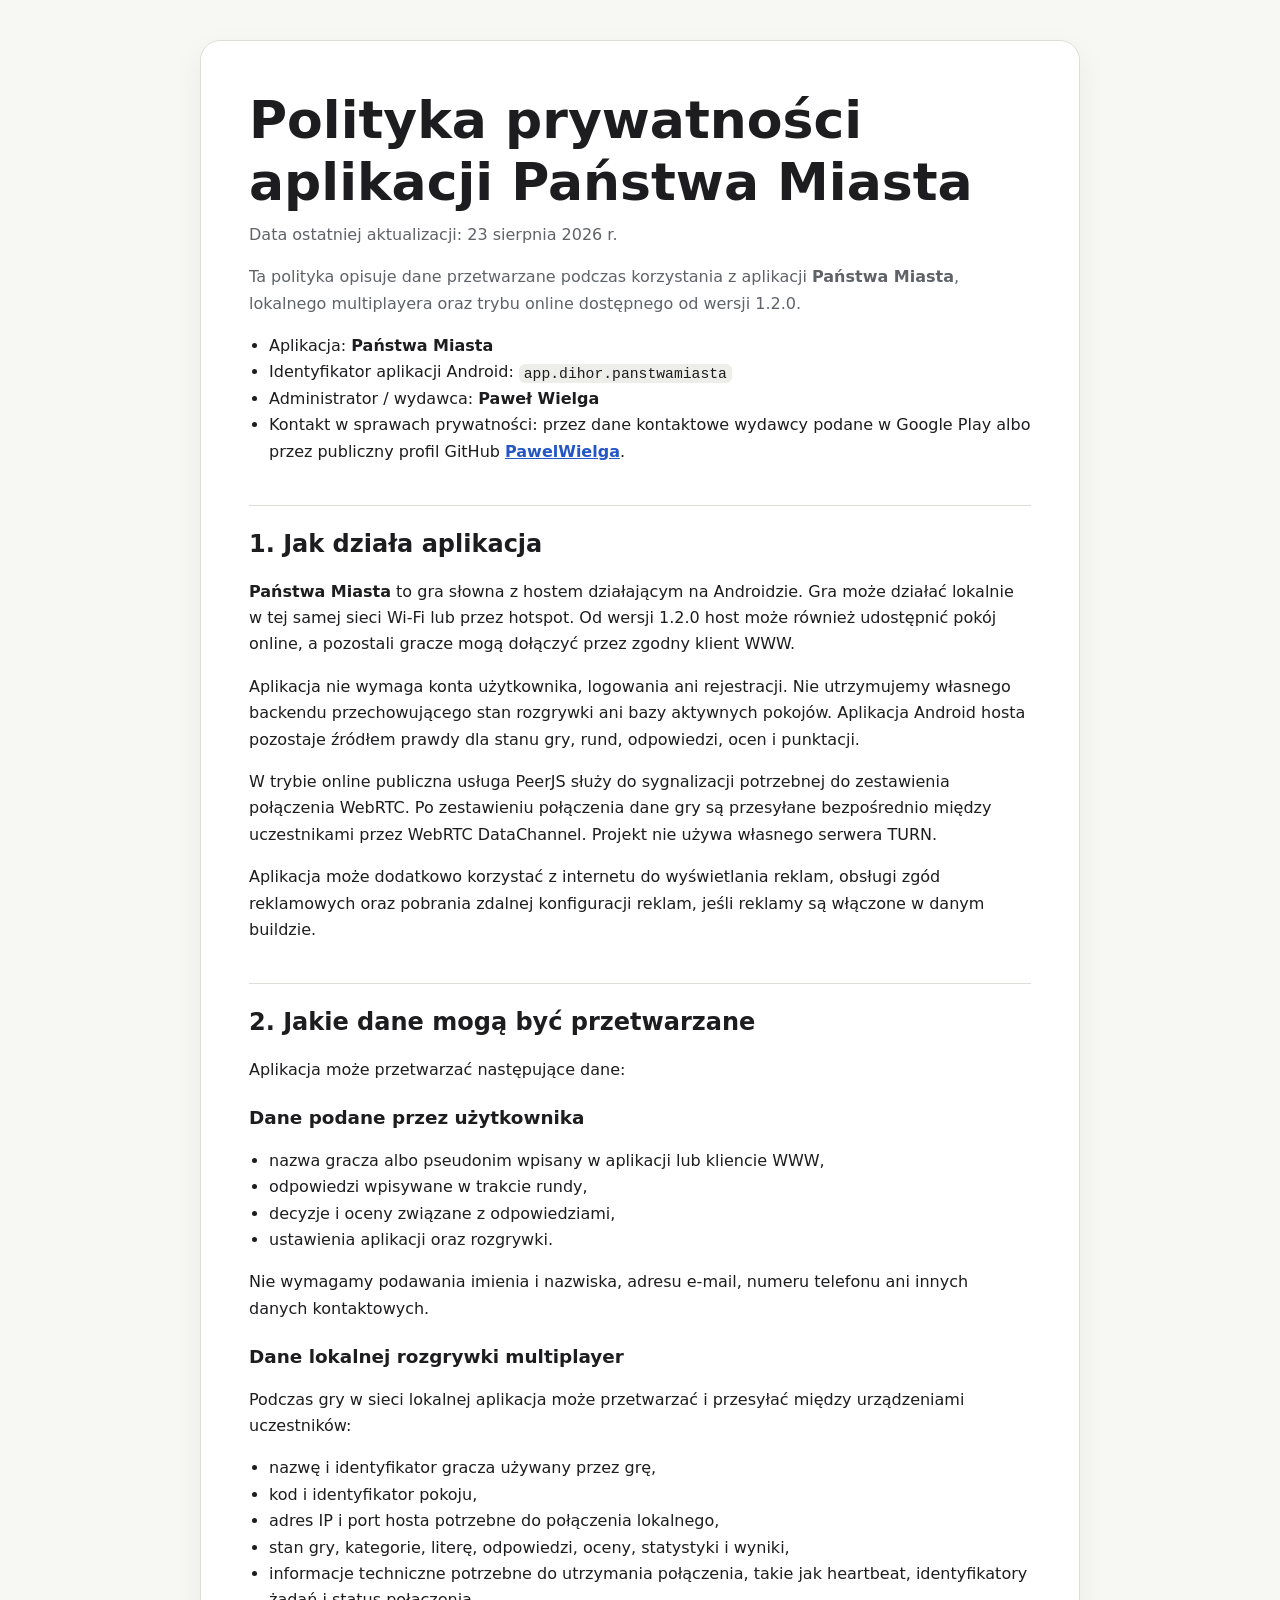
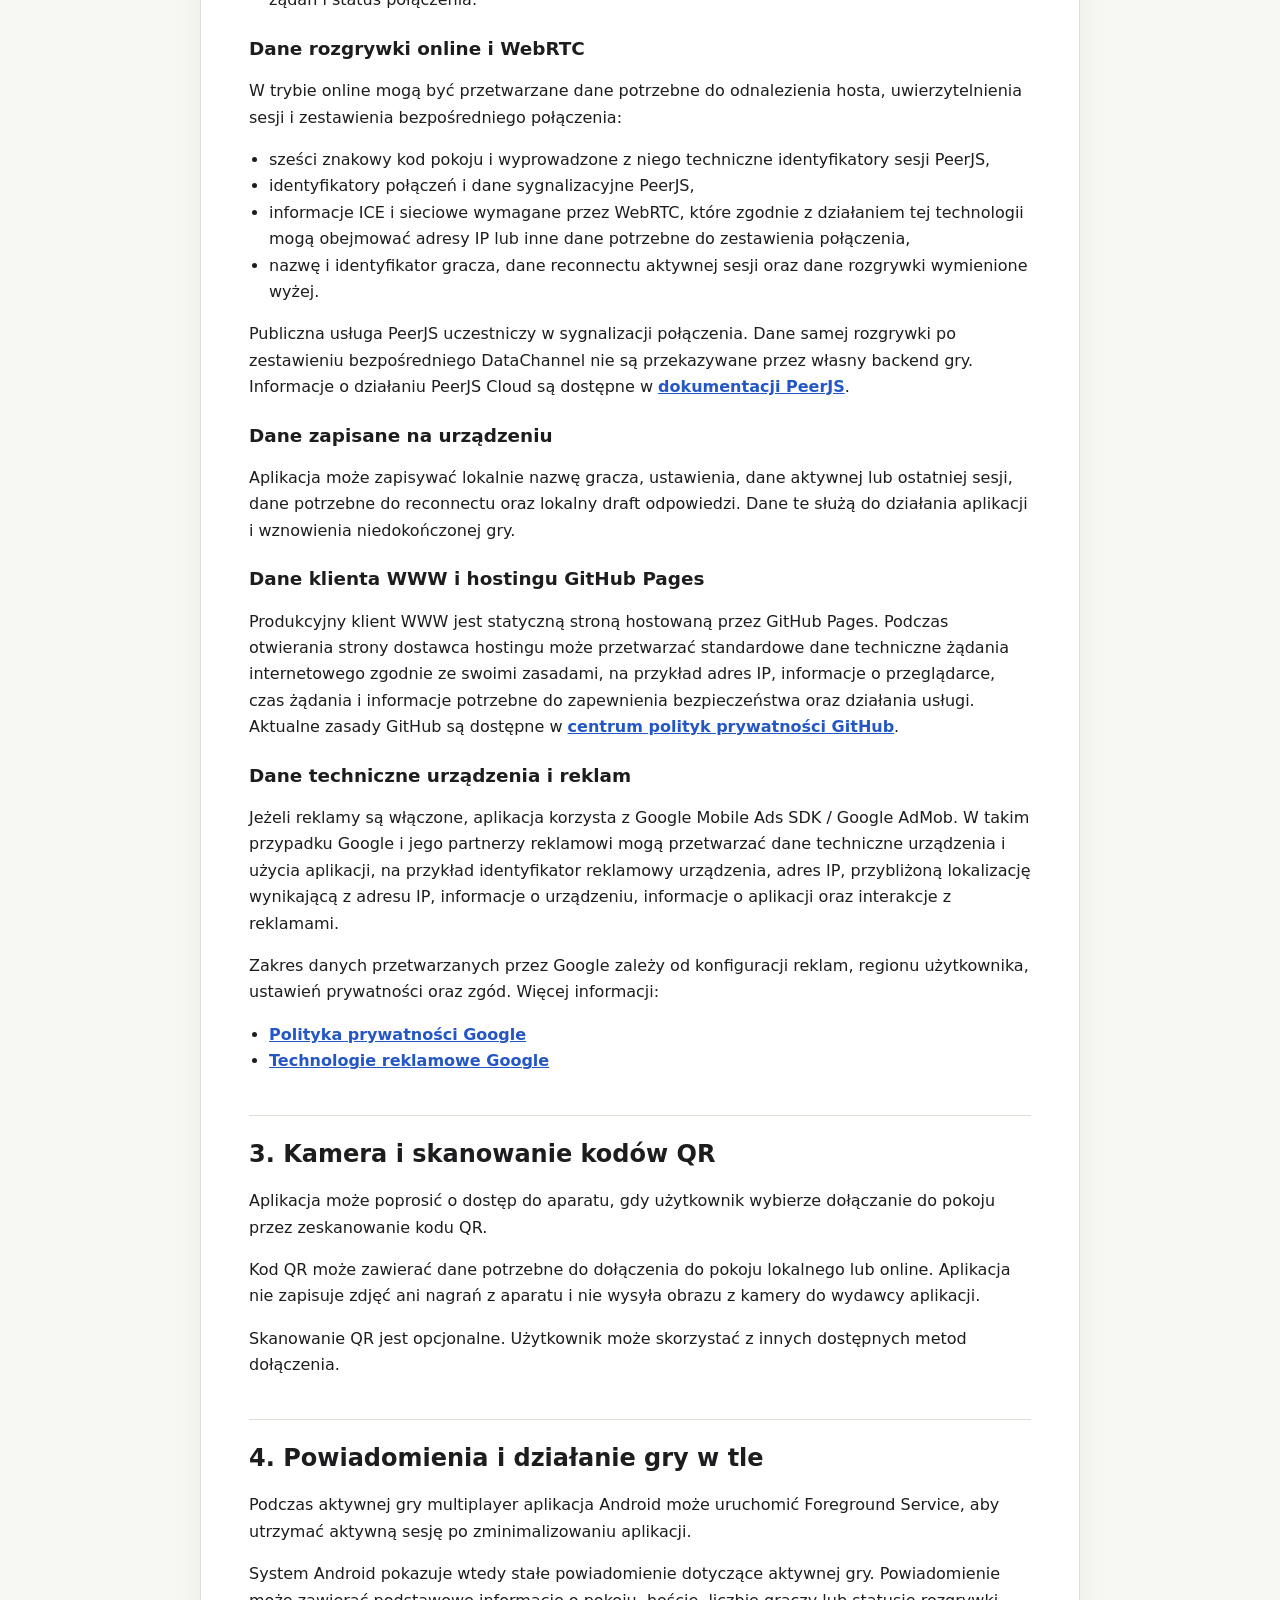
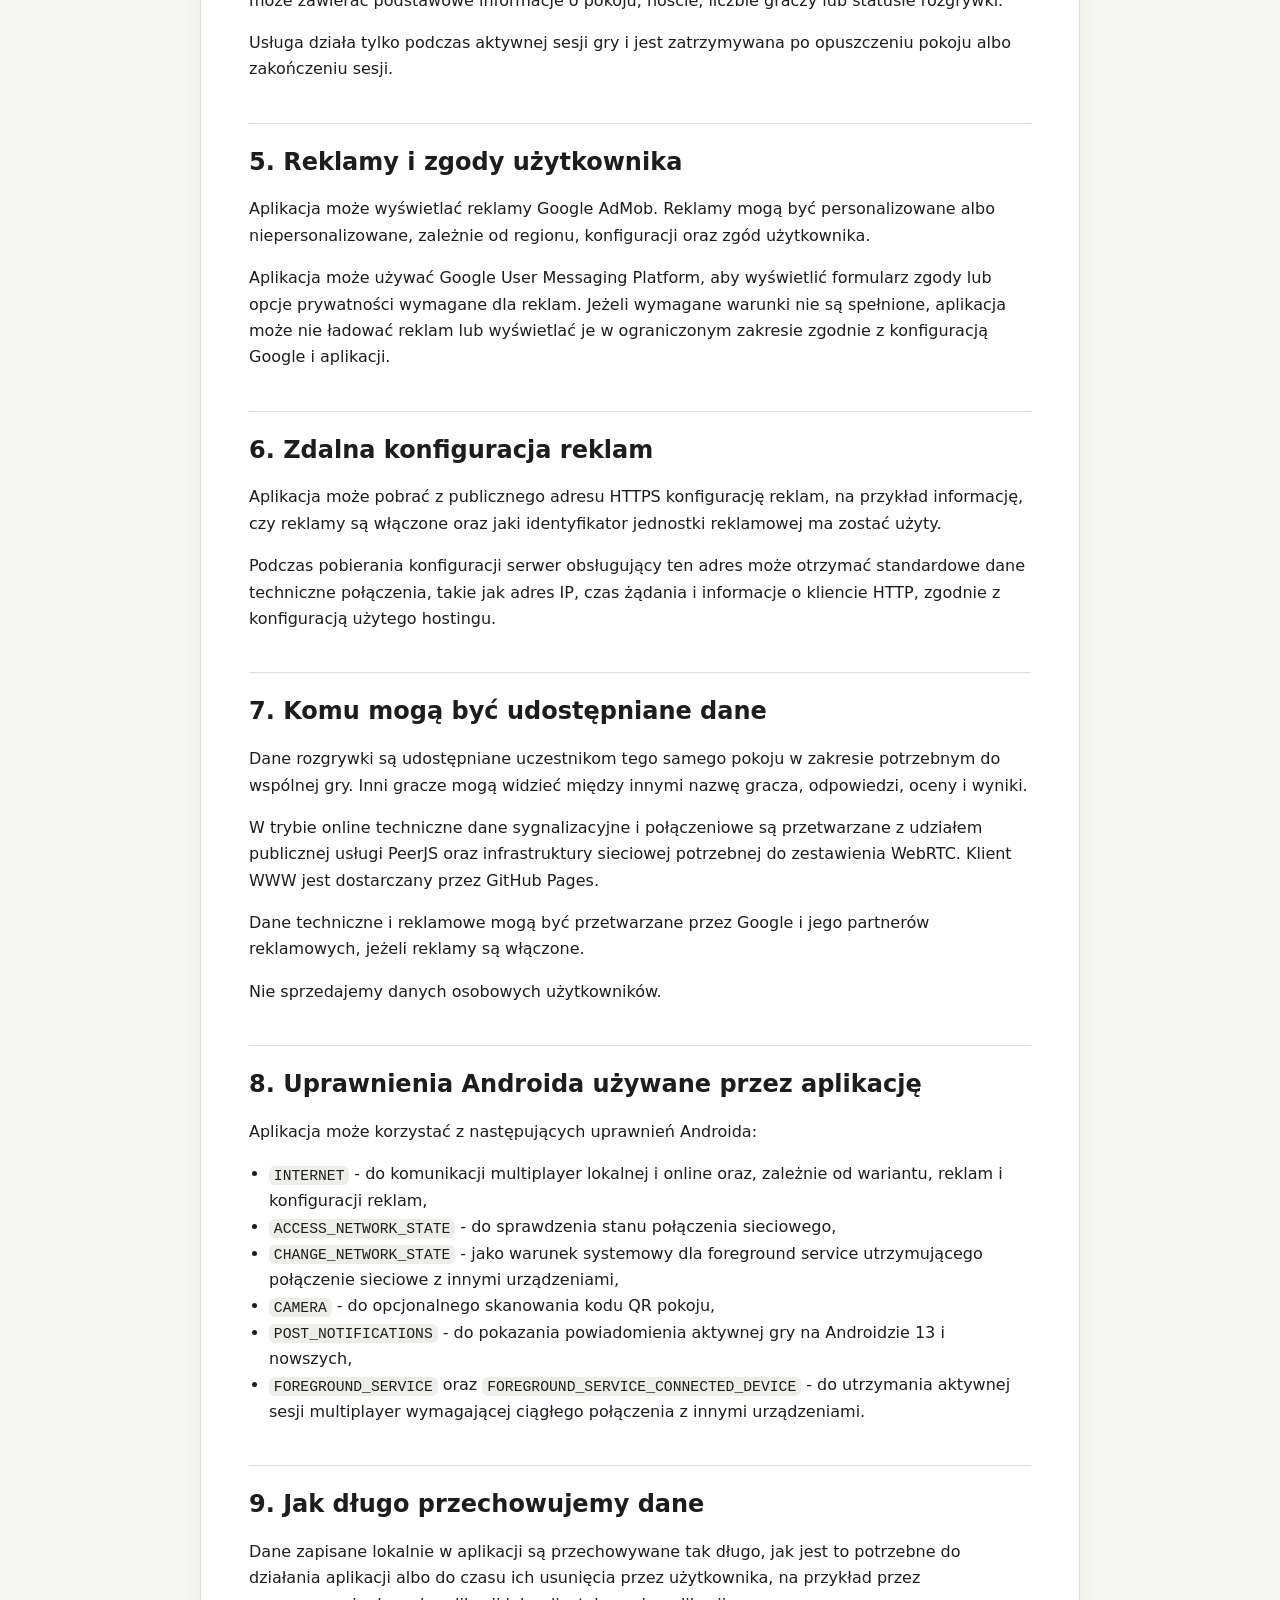
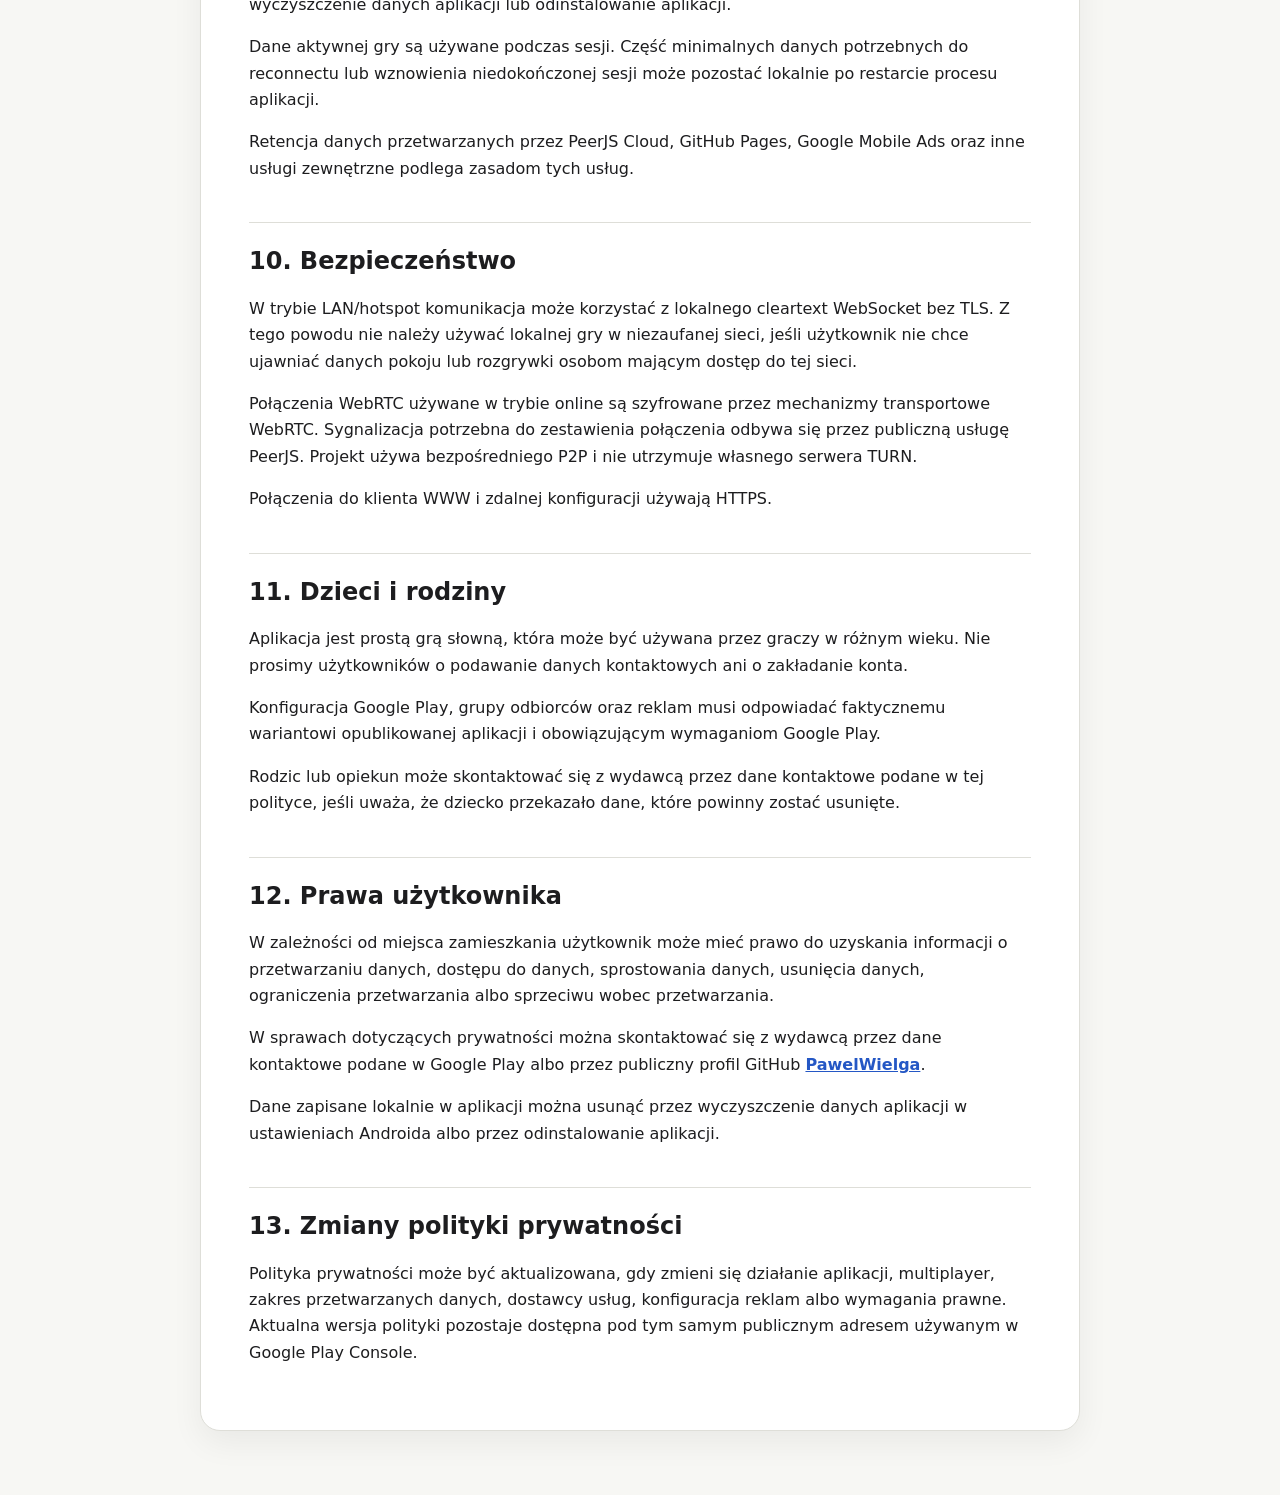
<file: privacy-policy/index.html>
<!doctype html>
<html lang="pl">
<head>
  <meta charset="utf-8">
  <meta name="viewport" content="width=device-width, initial-scale=1">
  <title>Polityka prywatności - Państwa Miasta</title>
  <meta name="description" content="Polityka prywatności aplikacji Państwa Miasta, w tym multiplayera lokalnego i online.">
  <style>
    :root {
      color-scheme: light dark;
      --background: #f7f7f4;
      --surface: #ffffff;
      --text: #1d1d1f;
      --muted: #5f6368;
      --accent: #2457c5;
      --border: #deded8;
    }

    @media (prefers-color-scheme: dark) {
      :root {
        --background: #111214;
        --surface: #1b1c1f;
        --text: #f5f5f5;
        --muted: #b8b8b8;
        --accent: #8ab4ff;
        --border: #303236;
      }
    }

    * {
      box-sizing: border-box;
    }

    body {
      margin: 0;
      font-family: system-ui, -apple-system, BlinkMacSystemFont, "Segoe UI", sans-serif;
      background: var(--background);
      color: var(--text);
      line-height: 1.65;
    }

    main {
      max-width: 920px;
      margin: 0 auto;
      padding: 40px 20px 64px;
    }

    article {
      background: var(--surface);
      border: 1px solid var(--border);
      border-radius: 20px;
      padding: clamp(24px, 5vw, 48px);
      box-shadow: 0 12px 32px rgba(0, 0, 0, 0.06);
    }

    h1, h2, h3 {
      line-height: 1.2;
      color: var(--text);
    }

    h1 {
      margin: 0 0 8px;
      font-size: clamp(2rem, 6vw, 3.25rem);
    }

    h2 {
      margin-top: 40px;
      padding-top: 24px;
      border-top: 1px solid var(--border);
      font-size: 1.5rem;
    }

    h3 {
      margin-top: 24px;
      font-size: 1.15rem;
    }

    p, li {
      font-size: 1rem;
    }

    .lead, .meta {
      color: var(--muted);
    }

    .meta {
      margin-top: 0;
    }

    a {
      color: var(--accent);
      font-weight: 650;
    }

    code {
      padding: 0.1rem 0.3rem;
      border-radius: 6px;
      background: color-mix(in srgb, var(--border) 55%, transparent);
      font-family: ui-monospace, SFMono-Regular, Menlo, Consolas, monospace;
      font-size: 0.92em;
    }

    ul {
      padding-left: 1.25rem;
    }
  </style>
</head>
<body>
  <main>
    <article>
      <h1>Polityka prywatności aplikacji Państwa Miasta</h1>
      <p class="meta">Data ostatniej aktualizacji: 23 sierpnia 2026 r.</p>
      <p class="lead">Ta polityka opisuje dane przetwarzane podczas korzystania z aplikacji <strong>Państwa Miasta</strong>, lokalnego multiplayera oraz trybu online dostępnego od wersji 1.2.0.</p>

      <ul>
        <li>Aplikacja: <strong>Państwa Miasta</strong></li>
        <li>Identyfikator aplikacji Android: <code>app.dihor.panstwamiasta</code></li>
        <li>Administrator / wydawca: <strong>Paweł Wielga</strong></li>
        <li>Kontakt w sprawach prywatności: przez dane kontaktowe wydawcy podane w Google Play albo przez publiczny profil GitHub <a href="https://github.com/PawelWielga">PawelWielga</a>.</li>
      </ul>

      <h2>1. Jak działa aplikacja</h2>
      <p><strong>Państwa Miasta</strong> to gra słowna z hostem działającym na Androidzie. Gra może działać lokalnie w tej samej sieci Wi-Fi lub przez hotspot. Od wersji 1.2.0 host może również udostępnić pokój online, a pozostali gracze mogą dołączyć przez zgodny klient WWW.</p>
      <p>Aplikacja nie wymaga konta użytkownika, logowania ani rejestracji. Nie utrzymujemy własnego backendu przechowującego stan rozgrywki ani bazy aktywnych pokojów. Aplikacja Android hosta pozostaje źródłem prawdy dla stanu gry, rund, odpowiedzi, ocen i punktacji.</p>
      <p>W trybie online publiczna usługa PeerJS służy do sygnalizacji potrzebnej do zestawienia połączenia WebRTC. Po zestawieniu połączenia dane gry są przesyłane bezpośrednio między uczestnikami przez WebRTC DataChannel. Projekt nie używa własnego serwera TURN.</p>
      <p>Aplikacja może dodatkowo korzystać z internetu do wyświetlania reklam, obsługi zgód reklamowych oraz pobrania zdalnej konfiguracji reklam, jeśli reklamy są włączone w danym buildzie.</p>

      <h2>2. Jakie dane mogą być przetwarzane</h2>
      <p>Aplikacja może przetwarzać następujące dane:</p>

      <h3>Dane podane przez użytkownika</h3>
      <ul>
        <li>nazwa gracza albo pseudonim wpisany w aplikacji lub kliencie WWW,</li>
        <li>odpowiedzi wpisywane w trakcie rundy,</li>
        <li>decyzje i oceny związane z odpowiedziami,</li>
        <li>ustawienia aplikacji oraz rozgrywki.</li>
      </ul>
      <p>Nie wymagamy podawania imienia i nazwiska, adresu e-mail, numeru telefonu ani innych danych kontaktowych.</p>

      <h3>Dane lokalnej rozgrywki multiplayer</h3>
      <p>Podczas gry w sieci lokalnej aplikacja może przetwarzać i przesyłać między urządzeniami uczestników:</p>
      <ul>
        <li>nazwę i identyfikator gracza używany przez grę,</li>
        <li>kod i identyfikator pokoju,</li>
        <li>adres IP i port hosta potrzebne do połączenia lokalnego,</li>
        <li>stan gry, kategorie, literę, odpowiedzi, oceny, statystyki i wyniki,</li>
        <li>informacje techniczne potrzebne do utrzymania połączenia, takie jak heartbeat, identyfikatory żądań i status połączenia.</li>
      </ul>

      <h3>Dane rozgrywki online i WebRTC</h3>
      <p>W trybie online mogą być przetwarzane dane potrzebne do odnalezienia hosta, uwierzytelnienia sesji i zestawienia bezpośredniego połączenia:</p>
      <ul>
        <li>sześci znakowy kod pokoju i wyprowadzone z niego techniczne identyfikatory sesji PeerJS,</li>
        <li>identyfikatory połączeń i dane sygnalizacyjne PeerJS,</li>
        <li>informacje ICE i sieciowe wymagane przez WebRTC, które zgodnie z działaniem tej technologii mogą obejmować adresy IP lub inne dane potrzebne do zestawienia połączenia,</li>
        <li>nazwę i identyfikator gracza, dane reconnectu aktywnej sesji oraz dane rozgrywki wymienione wyżej.</li>
      </ul>
      <p>Publiczna usługa PeerJS uczestniczy w sygnalizacji połączenia. Dane samej rozgrywki po zestawieniu bezpośredniego DataChannel nie są przekazywane przez własny backend gry. Informacje o działaniu PeerJS Cloud są dostępne w <a href="https://peerjs.com/server/cloud">dokumentacji PeerJS</a>.</p>

      <h3>Dane zapisane na urządzeniu</h3>
      <p>Aplikacja może zapisywać lokalnie nazwę gracza, ustawienia, dane aktywnej lub ostatniej sesji, dane potrzebne do reconnectu oraz lokalny draft odpowiedzi. Dane te służą do działania aplikacji i wznowienia niedokończonej gry.</p>

      <h3>Dane klienta WWW i hostingu GitHub Pages</h3>
      <p>Produkcyjny klient WWW jest statyczną stroną hostowaną przez GitHub Pages. Podczas otwierania strony dostawca hostingu może przetwarzać standardowe dane techniczne żądania internetowego zgodnie ze swoimi zasadami, na przykład adres IP, informacje o przeglądarce, czas żądania i informacje potrzebne do zapewnienia bezpieczeństwa oraz działania usługi. Aktualne zasady GitHub są dostępne w <a href="https://docs.github.com/en/site-policy/privacy-policies">centrum polityk prywatności GitHub</a>.</p>

      <h3>Dane techniczne urządzenia i reklam</h3>
      <p>Jeżeli reklamy są włączone, aplikacja korzysta z Google Mobile Ads SDK / Google AdMob. W takim przypadku Google i jego partnerzy reklamowi mogą przetwarzać dane techniczne urządzenia i użycia aplikacji, na przykład identyfikator reklamowy urządzenia, adres IP, przybliżoną lokalizację wynikającą z adresu IP, informacje o urządzeniu, informacje o aplikacji oraz interakcje z reklamami.</p>
      <p>Zakres danych przetwarzanych przez Google zależy od konfiguracji reklam, regionu użytkownika, ustawień prywatności oraz zgód. Więcej informacji:</p>
      <ul>
        <li><a href="https://policies.google.com/privacy">Polityka prywatności Google</a></li>
        <li><a href="https://policies.google.com/technologies/ads">Technologie reklamowe Google</a></li>
      </ul>

      <h2>3. Kamera i skanowanie kodów QR</h2>
      <p>Aplikacja może poprosić o dostęp do aparatu, gdy użytkownik wybierze dołączanie do pokoju przez zeskanowanie kodu QR.</p>
      <p>Kod QR może zawierać dane potrzebne do dołączenia do pokoju lokalnego lub online. Aplikacja nie zapisuje zdjęć ani nagrań z aparatu i nie wysyła obrazu z kamery do wydawcy aplikacji.</p>
      <p>Skanowanie QR jest opcjonalne. Użytkownik może skorzystać z innych dostępnych metod dołączenia.</p>

      <h2>4. Powiadomienia i działanie gry w tle</h2>
      <p>Podczas aktywnej gry multiplayer aplikacja Android może uruchomić Foreground Service, aby utrzymać aktywną sesję po zminimalizowaniu aplikacji.</p>
      <p>System Android pokazuje wtedy stałe powiadomienie dotyczące aktywnej gry. Powiadomienie może zawierać podstawowe informacje o pokoju, hoście, liczbie graczy lub statusie rozgrywki.</p>
      <p>Usługa działa tylko podczas aktywnej sesji gry i jest zatrzymywana po opuszczeniu pokoju albo zakończeniu sesji.</p>

      <h2>5. Reklamy i zgody użytkownika</h2>
      <p>Aplikacja może wyświetlać reklamy Google AdMob. Reklamy mogą być personalizowane albo niepersonalizowane, zależnie od regionu, konfiguracji oraz zgód użytkownika.</p>
      <p>Aplikacja może używać Google User Messaging Platform, aby wyświetlić formularz zgody lub opcje prywatności wymagane dla reklam. Jeżeli wymagane warunki nie są spełnione, aplikacja może nie ładować reklam lub wyświetlać je w ograniczonym zakresie zgodnie z konfiguracją Google i aplikacji.</p>

      <h2>6. Zdalna konfiguracja reklam</h2>
      <p>Aplikacja może pobrać z publicznego adresu HTTPS konfigurację reklam, na przykład informację, czy reklamy są włączone oraz jaki identyfikator jednostki reklamowej ma zostać użyty.</p>
      <p>Podczas pobierania konfiguracji serwer obsługujący ten adres może otrzymać standardowe dane techniczne połączenia, takie jak adres IP, czas żądania i informacje o kliencie HTTP, zgodnie z konfiguracją użytego hostingu.</p>

      <h2>7. Komu mogą być udostępniane dane</h2>
      <p>Dane rozgrywki są udostępniane uczestnikom tego samego pokoju w zakresie potrzebnym do wspólnej gry. Inni gracze mogą widzieć między innymi nazwę gracza, odpowiedzi, oceny i wyniki.</p>
      <p>W trybie online techniczne dane sygnalizacyjne i połączeniowe są przetwarzane z udziałem publicznej usługi PeerJS oraz infrastruktury sieciowej potrzebnej do zestawienia WebRTC. Klient WWW jest dostarczany przez GitHub Pages.</p>
      <p>Dane techniczne i reklamowe mogą być przetwarzane przez Google i jego partnerów reklamowych, jeżeli reklamy są włączone.</p>
      <p>Nie sprzedajemy danych osobowych użytkowników.</p>

      <h2>8. Uprawnienia Androida używane przez aplikację</h2>
      <p>Aplikacja może korzystać z następujących uprawnień Androida:</p>
      <ul>
        <li><code>INTERNET</code> - do komunikacji multiplayer lokalnej i online oraz, zależnie od wariantu, reklam i konfiguracji reklam,</li>
        <li><code>ACCESS_NETWORK_STATE</code> - do sprawdzenia stanu połączenia sieciowego,</li>
        <li><code>CHANGE_NETWORK_STATE</code> - jako warunek systemowy dla foreground service utrzymującego połączenie sieciowe z innymi urządzeniami,</li>
        <li><code>CAMERA</code> - do opcjonalnego skanowania kodu QR pokoju,</li>
        <li><code>POST_NOTIFICATIONS</code> - do pokazania powiadomienia aktywnej gry na Androidzie 13 i nowszych,</li>
        <li><code>FOREGROUND_SERVICE</code> oraz <code>FOREGROUND_SERVICE_CONNECTED_DEVICE</code> - do utrzymania aktywnej sesji multiplayer wymagającej ciągłego połączenia z innymi urządzeniami.</li>
      </ul>

      <h2>9. Jak długo przechowujemy dane</h2>
      <p>Dane zapisane lokalnie w aplikacji są przechowywane tak długo, jak jest to potrzebne do działania aplikacji albo do czasu ich usunięcia przez użytkownika, na przykład przez wyczyszczenie danych aplikacji lub odinstalowanie aplikacji.</p>
      <p>Dane aktywnej gry są używane podczas sesji. Część minimalnych danych potrzebnych do reconnectu lub wznowienia niedokończonej sesji może pozostać lokalnie po restarcie procesu aplikacji.</p>
      <p>Retencja danych przetwarzanych przez PeerJS Cloud, GitHub Pages, Google Mobile Ads oraz inne usługi zewnętrzne podlega zasadom tych usług.</p>

      <h2>10. Bezpieczeństwo</h2>
      <p>W trybie LAN/hotspot komunikacja może korzystać z lokalnego cleartext WebSocket bez TLS. Z tego powodu nie należy używać lokalnej gry w niezaufanej sieci, jeśli użytkownik nie chce ujawniać danych pokoju lub rozgrywki osobom mającym dostęp do tej sieci.</p>
      <p>Połączenia WebRTC używane w trybie online są szyfrowane przez mechanizmy transportowe WebRTC. Sygnalizacja potrzebna do zestawienia połączenia odbywa się przez publiczną usługę PeerJS. Projekt używa bezpośredniego P2P i nie utrzymuje własnego serwera TURN.</p>
      <p>Połączenia do klienta WWW i zdalnej konfiguracji używają HTTPS.</p>

      <h2>11. Dzieci i rodziny</h2>
      <p>Aplikacja jest prostą grą słowną, która może być używana przez graczy w różnym wieku. Nie prosimy użytkowników o podawanie danych kontaktowych ani o zakładanie konta.</p>
      <p>Konfiguracja Google Play, grupy odbiorców oraz reklam musi odpowiadać faktycznemu wariantowi opublikowanej aplikacji i obowiązującym wymaganiom Google Play.</p>
      <p>Rodzic lub opiekun może skontaktować się z wydawcą przez dane kontaktowe podane w tej polityce, jeśli uważa, że dziecko przekazało dane, które powinny zostać usunięte.</p>

      <h2>12. Prawa użytkownika</h2>
      <p>W zależności od miejsca zamieszkania użytkownik może mieć prawo do uzyskania informacji o przetwarzaniu danych, dostępu do danych, sprostowania danych, usunięcia danych, ograniczenia przetwarzania albo sprzeciwu wobec przetwarzania.</p>
      <p>W sprawach dotyczących prywatności można skontaktować się z wydawcą przez dane kontaktowe podane w Google Play albo przez publiczny profil GitHub <a href="https://github.com/PawelWielga">PawelWielga</a>.</p>
      <p>Dane zapisane lokalnie w aplikacji można usunąć przez wyczyszczenie danych aplikacji w ustawieniach Androida albo przez odinstalowanie aplikacji.</p>

      <h2>13. Zmiany polityki prywatności</h2>
      <p>Polityka prywatności może być aktualizowana, gdy zmieni się działanie aplikacji, multiplayer, zakres przetwarzanych danych, dostawcy usług, konfiguracja reklam albo wymagania prawne. Aktualna wersja polityki pozostaje dostępna pod tym samym publicznym adresem używanym w Google Play Console.</p>
    </article>
  </main>
</body>
</html>
</file>
<file: styles.css>
@import url("styles-base.css");

.phone-speaker {
  top: 0;
  transform: translate(-50%, -8px);
}

.phone--screenshot {
  overflow: hidden;
  border: 0;
  background: transparent;
  box-shadow: 0 24px 55px rgba(15, 23, 42, 0.22);
}

.phone--hero.phone--screenshot,
.phone--small.phone--screenshot {
  aspect-ratio: 1220 / 2712;
}

.phone--hero.phone--screenshot {
  border-radius: 28px;
}

.phone--small.phone--screenshot {
  border-radius: 22px;
}

.phone--screenshot .phone-screen,
.phone-screen--screenshot {
  display: block;
  width: 100%;
  height: 100%;
  padding: 0;
  border-radius: inherit;
  background: var(--background);
}

.game-screenshot {
  display: block;
  width: 100%;
  height: 100%;
  object-fit: cover;
}

.screen-card--screenshot {
  align-content: start;
}

@media (max-width: 519px) {
  .screens-grid {
    grid-auto-flow: column;
    grid-auto-columns: minmax(270px, 86vw);
    grid-template-columns: none;
    overflow-x: auto;
    padding: 4px 4px 18px;
    margin-inline: -4px;
    scroll-snap-type: x mandatory;
    scrollbar-width: thin;
  }

  .screen-card--screenshot {
    scroll-snap-align: center;
  }
}
</file>
